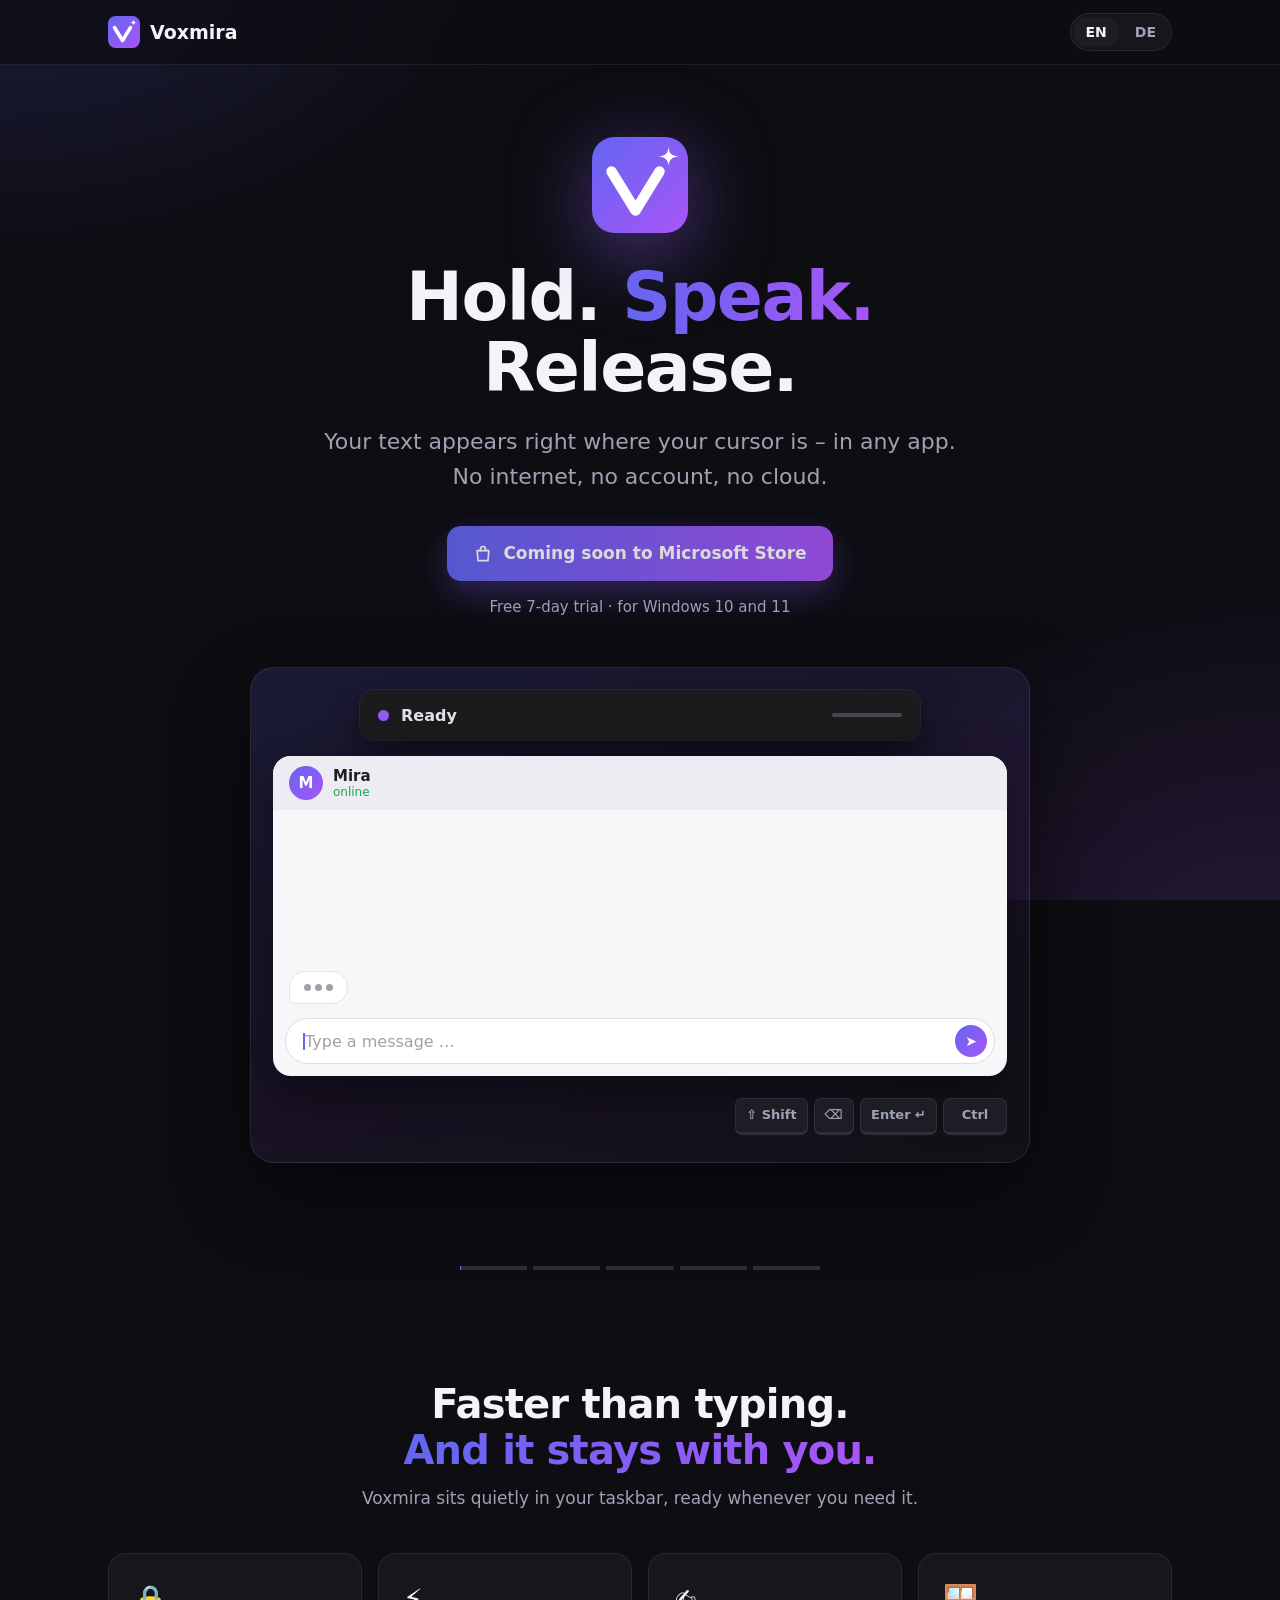
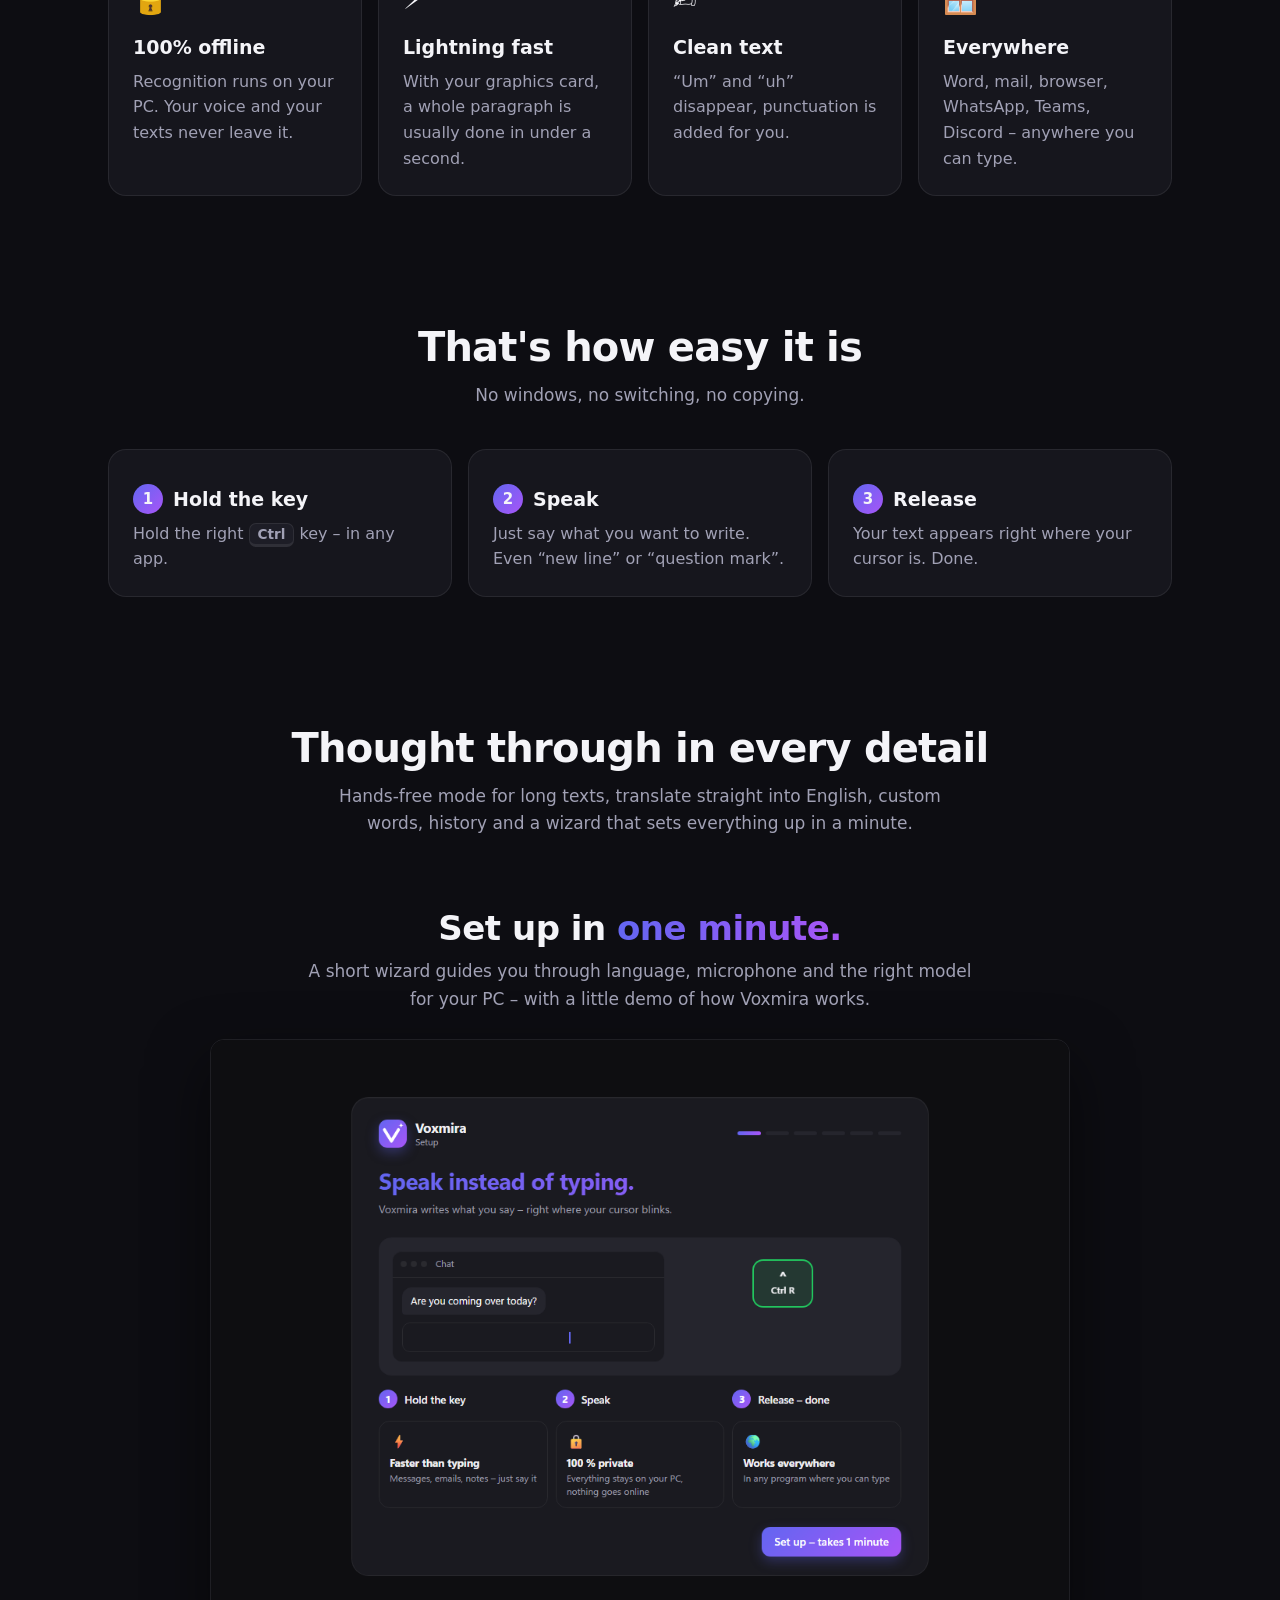
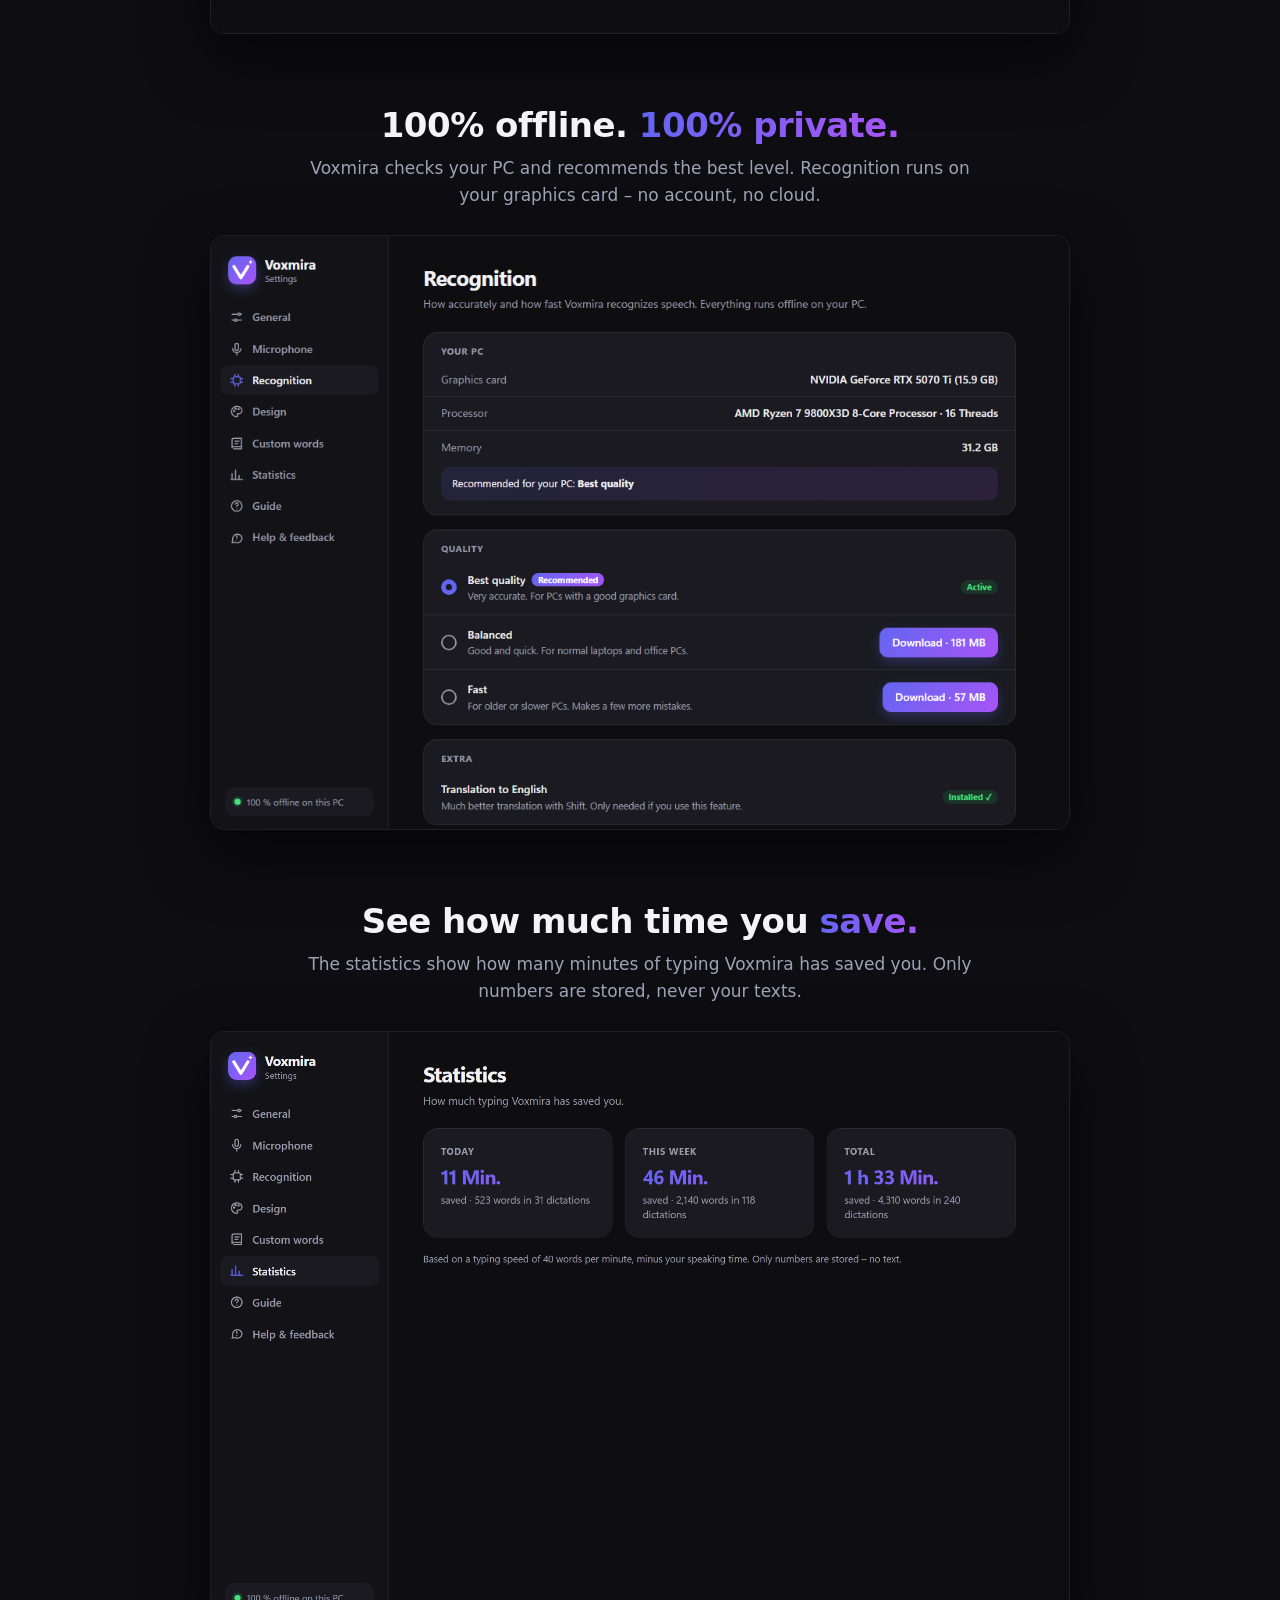
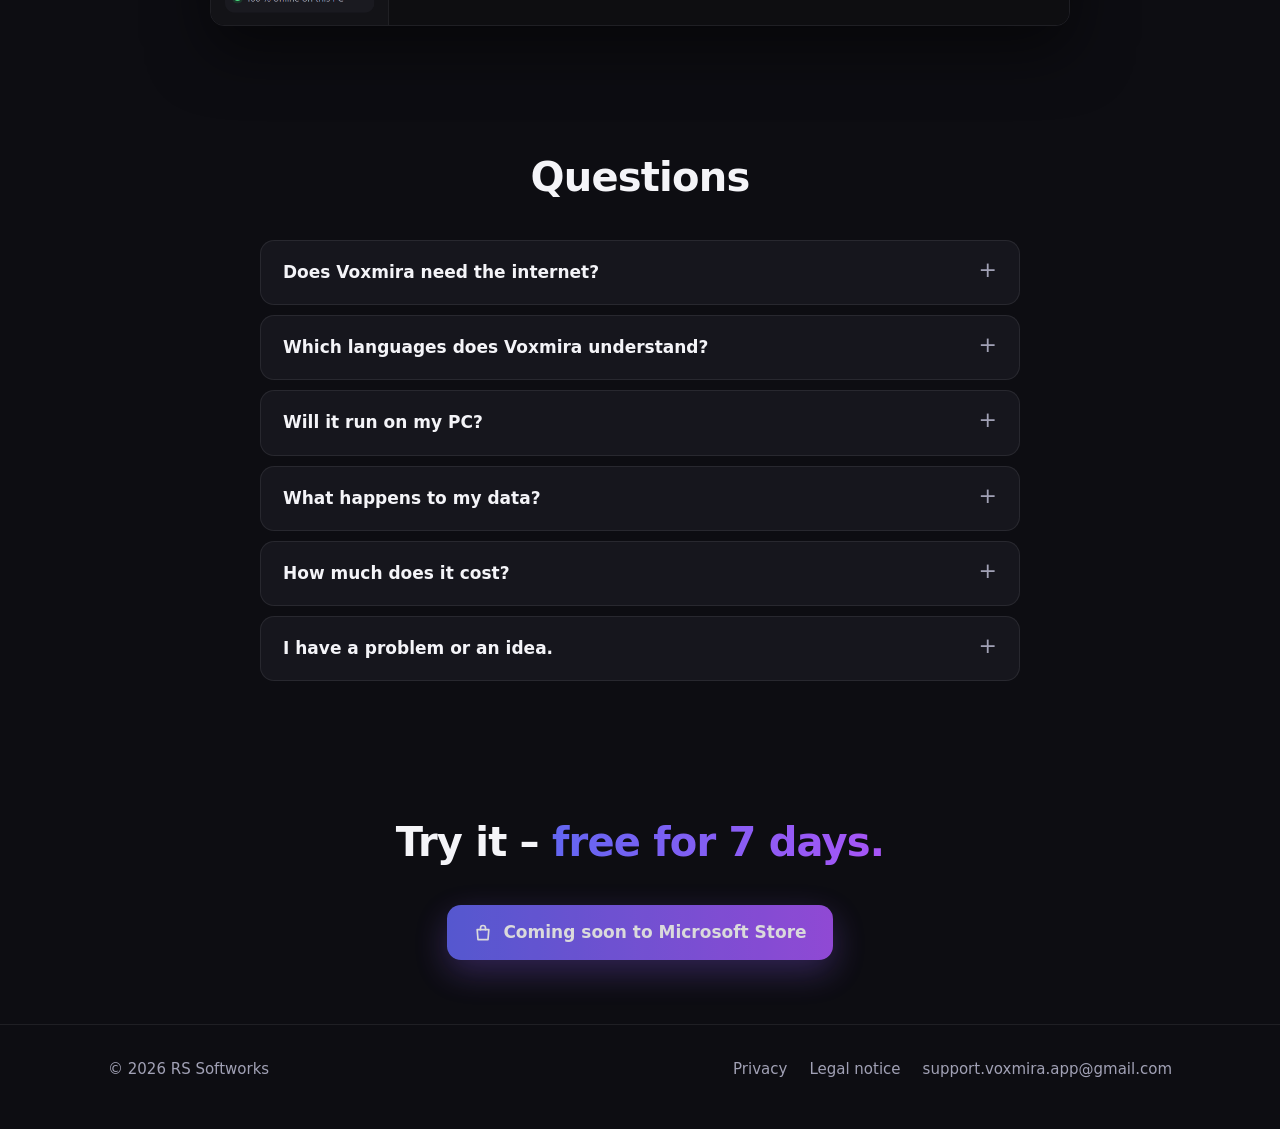
<file: index.html>
<!doctype html>
<html lang="en" data-lang="en">
<head>
<meta charset="utf-8">
<meta name="viewport" content="width=device-width, initial-scale=1">
<title>Voxmira – Voice typing for Windows</title>
<meta name="description" content="Voxmira: Hold a key, speak, release – your text appears right where your cursor is. 100% offline voice typing for Windows.">
<meta property="og:title" content="Voxmira – Voice typing for Windows">
<meta property="og:description" content="Hold. Speak. Release. Your text appears where you type. 100% offline.">
<!-- Vorschau beim Teilen (WhatsApp, X, …): Bild-Adresse muss vollständig sein. Bei eigener Domain hier anpassen. -->
<meta property="og:type" content="website">
<meta property="og:url" content="https://voxmira.github.io/">
<meta property="og:site_name" content="Voxmira">
<meta property="og:image" content="https://voxmira.github.io/img/werbebild-en.png">
<meta property="og:image:width" content="1920">
<meta property="og:image:height" content="1080">
<meta name="twitter:card" content="summary_large_image">
<link rel="icon" href="logo.svg" type="image/svg+xml">
<link rel="stylesheet" href="style.css?v=11">
<script src="config.js?v=6"></script>
</head>
<body>

<header class="top">
  <div class="wrap">
    <a class="brand" href="./"><img src="logo.svg" alt="">Voxmira</a>
    <div class="langs" role="group" aria-label="Sprache / Language">
      <button data-l="en" onclick="setLang('en')">EN</button>
      <button data-l="de" onclick="setLang('de')">DE</button>
    </div>
  </div>
</header>

<main>
  <div class="wrap hero">
    <img class="icon" src="logo.svg" alt="Voxmira">
    <h1 lang="de">Taste halten. <span class="grad">Sprechen.</span><br>Loslassen.</h1>
    <h1 lang="en">Hold. <span class="grad">Speak.</span><br>Release.</h1>
    <p class="lead" lang="de">Dein Text steht sofort dort, wo der Cursor blinkt – in jedem Programm. Ohne Internet, ohne Konto, ohne Cloud.</p>
    <p class="lead" lang="en">Your text appears right where your cursor is – in any app. No internet, no account, no cloud.</p>
    <a class="btn" data-store>
      <svg viewBox="0 0 24 24" fill="none" stroke="currentColor" stroke-width="2" stroke-linecap="round" stroke-linejoin="round"><path d="M5 8h14l-1 12H6L5 8z"/><path d="M9 8V6a3 3 0 0 1 6 0v2"/></svg>
      <span data-store-label>Im Microsoft Store holen</span>
    </a>
    <p class="note" lang="de">7 Tage kostenlos testen · für Windows 10 und 11</p>
    <p class="note" lang="en">Free 7-day trial · for Windows 10 and 11</p>

    <!-- Vorführung „So funktioniert Voxmira“ (film.js, Skript: EINFUEHRUNGSVIDEO.md) -->
    <div class="film" id="film" aria-label="Vorführung / Demo">
      <div class="stage">
        <div class="vbar idle" id="fBar"><div class="dot"></div><b id="fStatus"></b><span id="fLive"></span><div class="lvl"><i id="fLvl"></i></div></div>
        <div class="chat">
          <div class="chead"><div class="av">M</div><div><b>Mira</b><small id="fOnline">online</small></div></div>
          <div class="cmsgs" id="fMsgs"></div>
          <div class="cin"><span class="ph" id="fPh"></span><span class="itext empty" id="fInput"></span><span class="caret"></span><span class="sendb">➤</span></div>
          <div class="fover" id="fOver"></div>
        </div>
        <div class="under">
          <div class="bubble" id="fBubble"><span class="waves"><i></i><i></i><i></i><i></i></span><span id="fSaid"></span></div>
          <div class="keys" id="fKeys">
            <span class="hands" id="fHands"></span>
            <kbd data-k="shift">⇧ Shift</kbd><kbd data-k="back">⌫</kbd><kbd data-k="enter">Enter ↵</kbd><kbd data-k="ctrl" class="main" id="fCtrl">Strg</kbd>
          </div>
        </div>
        <div class="flogo" id="fLogo"><img src="logo.svg" alt=""><b>Voxmira</b><p id="fPunch"></p></div>
        <div class="fend" id="fEnd"><button class="btn ghost" id="fNext"></button></div>
      </div>
      <div class="subs"><p id="fSub"></p><small id="fHint"></small></div>
      <div class="fctrl">
        <div class="segs" id="fSegs"><button aria-label="1"><i></i></button><button aria-label="2"><i></i></button><button aria-label="3"><i></i></button><button aria-label="4"><i></i></button><button aria-label="5"><i></i></button></div>
      </div>
    </div>
  </div>

  <section>
    <div class="wrap">
      <h2 lang="de">Schneller als tippen.<br><span class="grad">Und es bleibt bei dir.</span></h2>
      <h2 lang="en">Faster than typing.<br><span class="grad">And it stays with you.</span></h2>
      <p class="sub" lang="de">Voxmira sitzt unauffällig in der Taskleiste und ist da, wann immer du es brauchst.</p>
      <p class="sub" lang="en">Voxmira sits quietly in your taskbar, ready whenever you need it.</p>
      <div class="grid">
        <div class="card"><div class="emo">🔒</div>
          <h3 lang="de">100 % offline</h3><h3 lang="en">100% offline</h3>
          <p lang="de">Die Erkennung läuft auf deinem PC. Deine Stimme und deine Texte gehen nirgendwohin.</p>
          <p lang="en">Recognition runs on your PC. Your voice and your texts never leave it.</p></div>
        <div class="card"><div class="emo">⚡</div>
          <h3 lang="de">Blitzschnell</h3><h3 lang="en">Lightning fast</h3>
          <p lang="de">Mit deiner Grafikkarte ist ein ganzer Absatz meist in unter einer Sekunde fertig.</p>
          <p lang="en">With your graphics card, a whole paragraph is usually done in under a second.</p></div>
        <div class="card"><div class="emo">✍️</div>
          <h3 lang="de">Sauberer Text</h3><h3 lang="en">Clean text</h3>
          <p lang="de">„Äh“ und „ähm“ verschwinden, Satzzeichen kommen von selbst.</p>
          <p lang="en">“Um” and “uh” disappear, punctuation is added for you.</p></div>
        <div class="card"><div class="emo">🪟</div>
          <h3 lang="de">Überall</h3><h3 lang="en">Everywhere</h3>
          <p lang="de">Word, Mail, Browser, WhatsApp, Teams, Discord – überall, wo du tippen kannst.</p>
          <p lang="en">Word, mail, browser, WhatsApp, Teams, Discord – anywhere you can type.</p></div>
      </div>
    </div>
  </section>

  <section>
    <div class="wrap">
      <h2 lang="de">So einfach geht's</h2><h2 lang="en">That's how easy it is</h2>
      <p class="sub" lang="de">Keine Fenster, kein Umschalten, kein Kopieren.</p>
      <p class="sub" lang="en">No windows, no switching, no copying.</p>
      <div class="grid steps">
        <div class="card">
          <h3 lang="de">Taste halten</h3><h3 lang="en">Hold the key</h3>
          <p lang="de">Halte die rechte <kbd>Strg</kbd>-Taste gedrückt – in jedem Programm.</p>
          <p lang="en">Hold the right <kbd>Ctrl</kbd> key – in any app.</p></div>
        <div class="card">
          <h3 lang="de">Sprechen</h3><h3 lang="en">Speak</h3>
          <p lang="de">Sag einfach, was du schreiben willst. Auch „neue Zeile“ oder „Fragezeichen“.</p>
          <p lang="en">Just say what you want to write. Even “new line” or “question mark”.</p></div>
        <div class="card">
          <h3 lang="de">Loslassen</h3><h3 lang="en">Release</h3>
          <p lang="de">Der Text steht sofort da, wo dein Cursor blinkt. Fertig.</p>
          <p lang="en">Your text appears right where your cursor is. Done.</p></div>
      </div>
    </div>
  </section>

  <section>
    <div class="wrap">
      <h2 lang="de">Durchdacht bis ins Detail</h2><h2 lang="en">Thought through in every detail</h2>
      <p class="sub" lang="de">Freihand-Modus für lange Texte, direkt ins Englische übersetzen, eigene Wörter, Verlauf und ein Assistent, der alles in einer Minute einrichtet.</p>
      <p class="sub" lang="en">Hands-free mode for long texts, translate straight into English, custom words, history and a wizard that sets everything up in a minute.</p>
      <div class="feature">
        <div class="ftext">
          <h3 lang="de">In einer Minute <span class="grad">eingerichtet.</span></h3>
          <h3 lang="en">Set up in <span class="grad">one minute.</span></h3>
          <p lang="de">Ein Assistent führt dich durch Sprache, Mikrofon und das passende Modell für deinen PC – mit einer kleinen Vorführung, wie Voxmira funktioniert.</p>
          <p lang="en">A short wizard guides you through language, microphone and the right model for your PC – with a little demo of how Voxmira works.</p>
        </div>
        <div class="fimg">
          <img lang="de" src="img/app-wizard-de.png" alt="Einrichtungs-Assistent" loading="lazy">
          <img lang="en" src="img/app-wizard-en.png" alt="Setup wizard" loading="lazy">
        </div>
      </div>
      <div class="feature flip">
        <div class="ftext">
          <h3 lang="de">100 % offline. <span class="grad">100 % privat.</span></h3>
          <h3 lang="en">100% offline. <span class="grad">100% private.</span></h3>
          <p lang="de">Voxmira prüft deinen PC und empfiehlt die beste Stufe. Die Erkennung läuft auf deiner Grafikkarte – kein Konto, keine Cloud.</p>
          <p lang="en">Voxmira checks your PC and recommends the best level. Recognition runs on your graphics card – no account, no cloud.</p>
        </div>
        <div class="fimg">
          <img lang="de" src="img/app-erkennung-de.png" alt="Erkennung und PC-Prüfung" loading="lazy">
          <img lang="en" src="img/app-erkennung-en.png" alt="Recognition and PC check" loading="lazy">
        </div>
      </div>
      <div class="feature">
        <div class="ftext">
          <h3 lang="de">Sieh, wie viel Zeit du <span class="grad">sparst.</span></h3>
          <h3 lang="en">See how much time you <span class="grad">save.</span></h3>
          <p lang="de">Die Statistik zeigt dir, wie viele Minuten Tipparbeit Voxmira dir abgenommen hat. Gespeichert werden nur Zahlen, nie deine Texte.</p>
          <p lang="en">The statistics show how many minutes of typing Voxmira has saved you. Only numbers are stored, never your texts.</p>
        </div>
        <div class="fimg">
          <img lang="de" src="img/app-statistik-de.png" alt="Statistik" loading="lazy">
          <img lang="en" src="img/app-statistik-en.png" alt="Statistics" loading="lazy">
        </div>
      </div>
    </div>
  </section>

  <section>
    <div class="wrap">
      <h2 lang="de">Häufige Fragen</h2><h2 lang="en">Questions</h2>
      <p class="sub"></p>
      <div class="faq">
        <details><summary><span lang="de">Braucht Voxmira Internet?</span><span lang="en">Does Voxmira need the internet?</span></summary>
          <p lang="de">Nur einmal: Beim Einrichten lädt Voxmira das Sprachmodell herunter (je nach Stufe 57–547 MB). Danach funktioniert alles komplett offline.</p>
          <p lang="en">Only once: during setup, Voxmira downloads the speech model (57–547 MB depending on the level). After that, everything works completely offline.</p></details>
        <details><summary><span lang="de">Welche Sprachen versteht Voxmira?</span><span lang="en">Which languages does Voxmira understand?</span></summary>
          <p lang="de">Deutsch und Englisch – oder beides mit automatischer Erkennung. Mit gehaltener Shift-Taste übersetzt Voxmira dein Gesprochenes direkt ins Englische.</p>
          <p lang="en">German and English – or both with automatic detection. Hold Shift as well and Voxmira translates what you say straight into English.</p></details>
        <details><summary><span lang="de">Läuft das auf meinem PC?</span><span lang="en">Will it run on my PC?</span></summary>
          <p lang="de">Windows 10 (ab Version 2004) oder Windows 11, 64 Bit, mindestens 4 GB Arbeitsspeicher (besser 8 GB) und ein Mikrofon. Mit Grafikkarte ist Voxmira am schnellsten, ältere PCs nutzen den Prozessor. Der Assistent prüft deinen PC und empfiehlt die passende Stufe.</p>
          <p lang="en">Windows 10 (version 2004 or later) or Windows 11, 64-bit, at least 4 GB RAM (8 GB recommended) and a microphone. Voxmira is fastest with a graphics card; older PCs use the processor. The wizard checks your PC and recommends the right level.</p></details>
        <details><summary><span lang="de">Was passiert mit meinen Daten?</span><span lang="en">What happens to my data?</span></summary>
          <p lang="de">Nichts – sie bleiben auf deinem PC. Aufnahmen werden nach der Erkennung verworfen, Tastendrücke nur zur Erkennung der Sprechtaste ausgewertet und nie gespeichert. Details in der <a href="datenschutz.html">Datenschutzerklärung</a>.</p>
          <p lang="en">Nothing – they stay on your PC. Recordings are discarded after recognition, key presses are only used to detect the push-to-talk key and are never stored. Details in the <a href="datenschutz.html">privacy policy</a>.</p></details>
        <details><summary><span lang="de">Was kostet Voxmira?</span><span lang="en">How much does it cost?</span></summary>
          <p lang="de">Du kannst Voxmira 7 Tage kostenlos und ohne Einschränkungen testen. Danach kaufst du es einmalig im Microsoft Store – kein Abo.</p>
          <p lang="en">You can try Voxmira free for 7 days without limits. After that, you buy it once in the Microsoft Store – no subscription.</p></details>
        <details><summary><span lang="de">Ich habe ein Problem oder eine Idee.</span><span lang="en">I have a problem or an idea.</span></summary>
          <p lang="de">Schreib uns an <a data-mail href="mailto:support.voxmira.app@gmail.com">support.voxmira.app@gmail.com</a>. In Voxmira unter „Hilfe &amp; Feedback“ kannst du auch einen Analysebericht mitschicken (ohne deine diktierten Texte).</p>
          <p lang="en">Write to us at <a data-mail href="mailto:support.voxmira.app@gmail.com">support.voxmira.app@gmail.com</a>. In Voxmira under “Help &amp; feedback” you can also attach a diagnostic report (without your dictated texts).</p></details>
      </div>
    </div>
  </section>

  <section class="cta">
    <div class="wrap">
      <h2 lang="de">Probier es aus – <span class="grad">7 Tage gratis.</span></h2>
      <h2 lang="en">Try it – <span class="grad">free for 7 days.</span></h2>
      <p class="sub"></p>
      <a class="btn" data-store>
        <svg viewBox="0 0 24 24" fill="none" stroke="currentColor" stroke-width="2" stroke-linecap="round" stroke-linejoin="round"><path d="M5 8h14l-1 12H6L5 8z"/><path d="M9 8V6a3 3 0 0 1 6 0v2"/></svg>
        <span data-store-label>Im Microsoft Store holen</span>
      </a>
    </div>
  </section>
</main>

<footer>
  <div class="wrap">
    <span>© 2026 RS Softworks</span>
    <nav>
      <a href="datenschutz.html"><span lang="de">Datenschutz</span><span lang="en">Privacy</span></a>
      <a href="impressum.html"><span lang="de">Impressum</span><span lang="en">Legal notice</span></a>
      <a data-mail href="mailto:support.voxmira.app@gmail.com">support.voxmira.app@gmail.com</a>
    </nav>
  </div>
</footer>

<script src="film.js?v=10"></script>
</body>
</html>
</file>
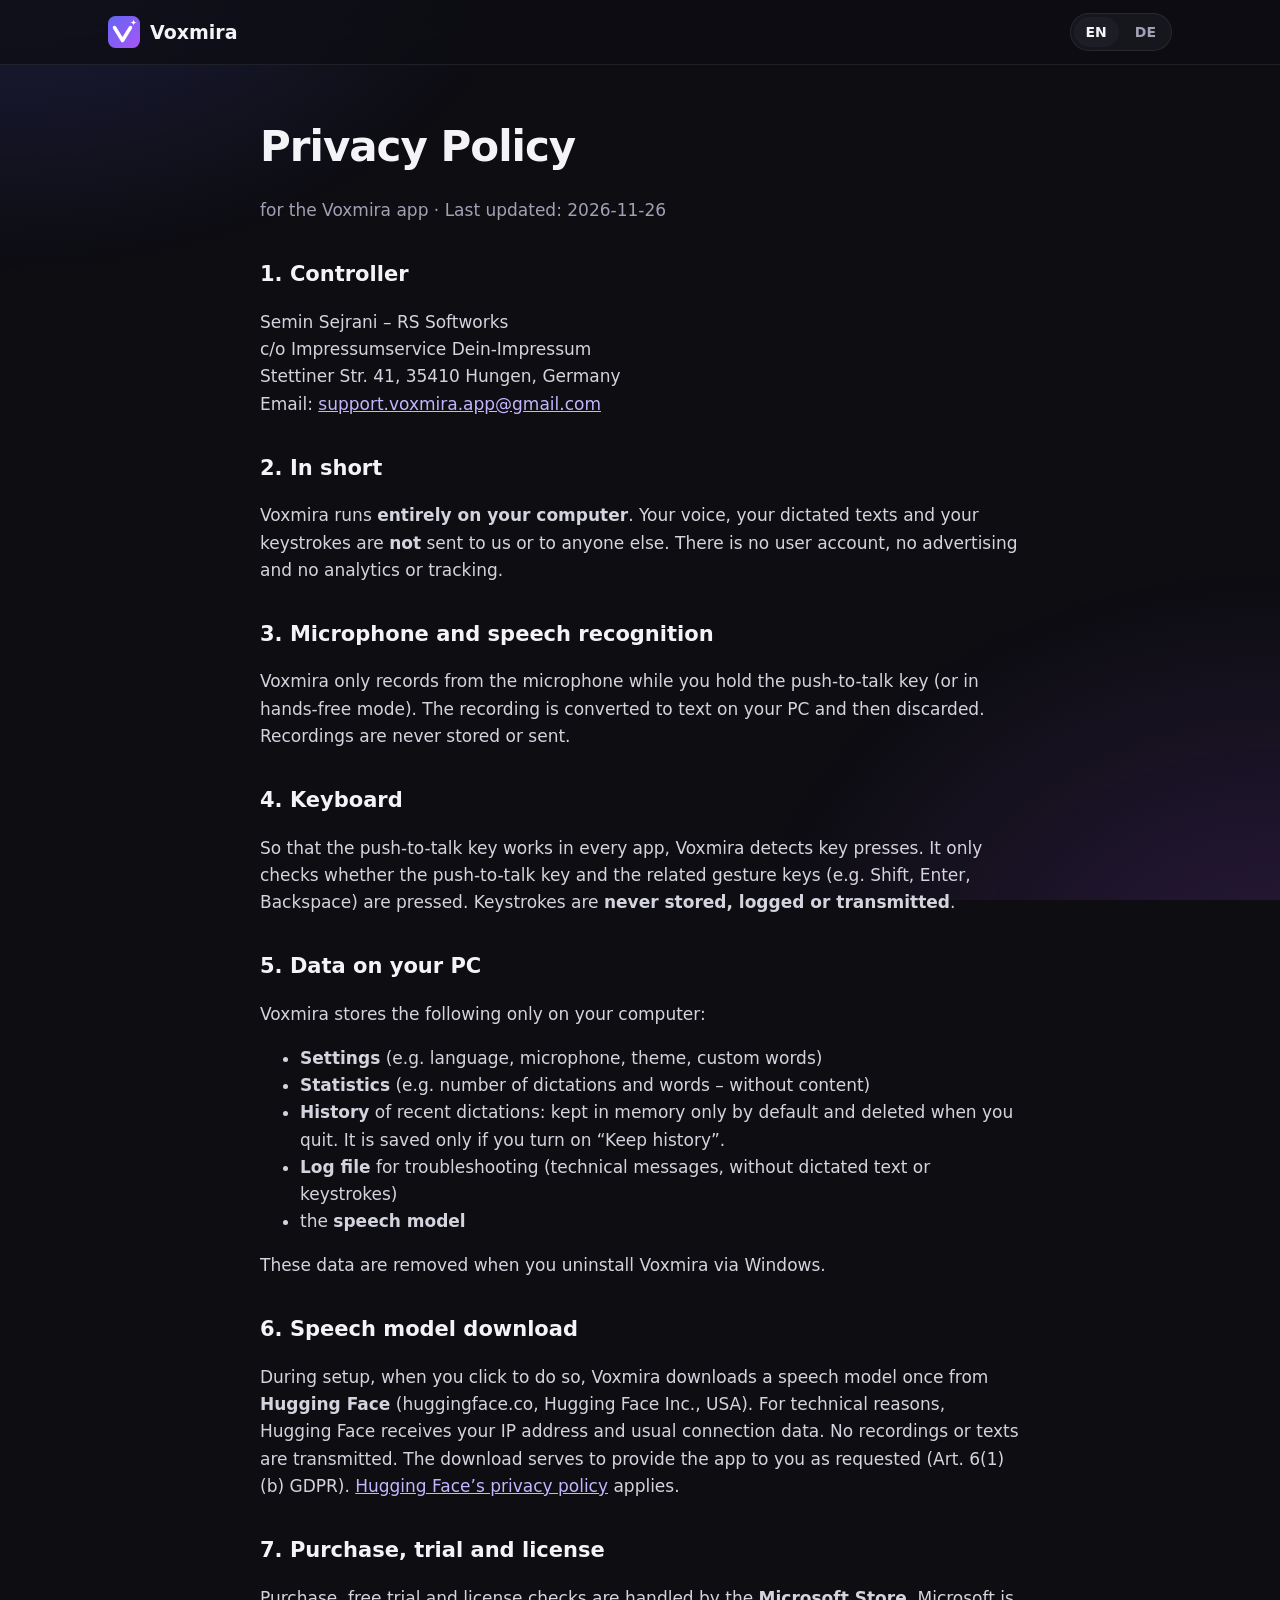
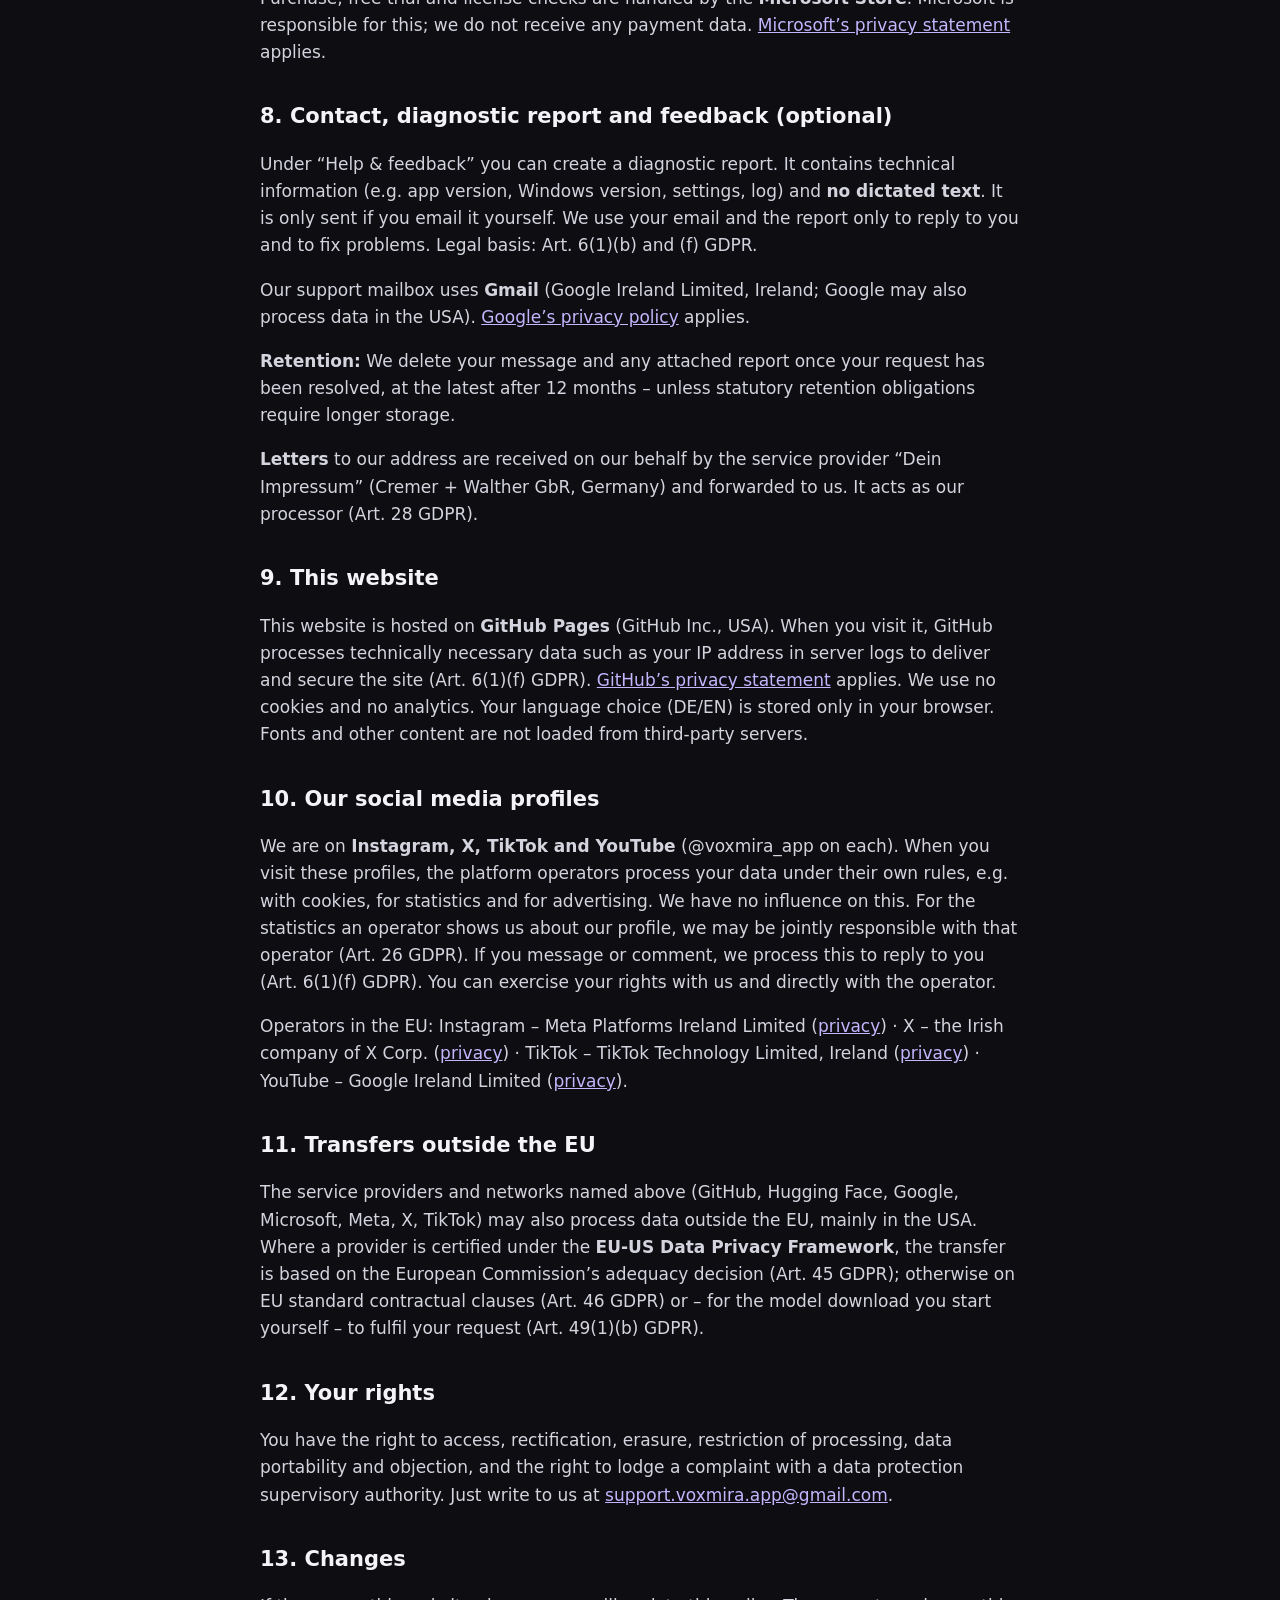
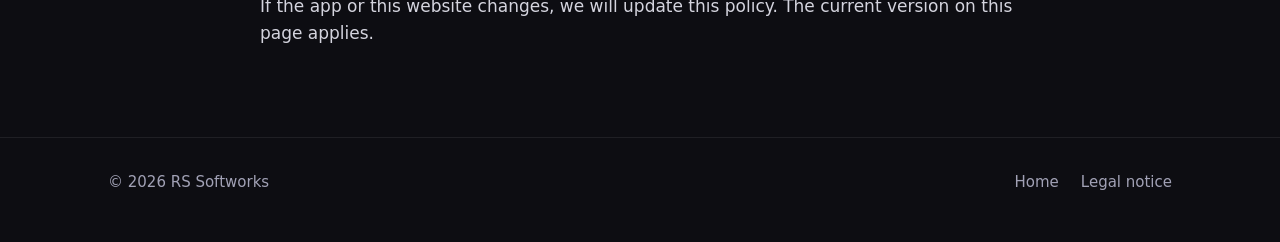
<file: datenschutz.html>
<!doctype html>
<html lang="en" data-lang="en">
<head>
<meta charset="utf-8">
<meta name="viewport" content="width=device-width, initial-scale=1">
<title>Voxmira – Privacy / Datenschutz</title>
<meta name="robots" content="noindex">
<link rel="icon" href="logo.svg" type="image/svg+xml">
<link rel="stylesheet" href="style.css?v=5">
<script src="config.js?v=6"></script>
</head>
<body>
<header class="top">
  <div class="wrap">
    <a class="brand" href="./"><img src="logo.svg" alt="">Voxmira</a>
    <div class="langs" role="group" aria-label="Sprache / Language">
      <button data-l="en" onclick="setLang('en')">EN</button>
      <button data-l="de" onclick="setLang('de')">DE</button>
    </div>
  </div>
</header>

<main class="wrap">
<!-- ===================== DEUTSCH ===================== -->
<article class="doc" lang="de">
  <h1>Datenschutzerklärung</h1>
  <p class="muted">für die App Voxmira · Stand: 26.11.2026</p>

  <h2>1. Verantwortlicher</h2>
  <p>Semin Sejrani – RS Softworks<br>
     c/o Impressumservice Dein-Impressum<br>
     Stettiner Str. 41, 35410 Hungen, Deutschland<br>
     E-Mail: <a data-mail href="mailto:support.voxmira.app@gmail.com">support.voxmira.app@gmail.com</a></p>

  <h2>2. Kurz gesagt</h2>
  <p>Voxmira arbeitet <b>vollständig auf deinem Computer</b>. Deine Stimme, deine diktierten Texte und deine Tastatureingaben werden <b>nicht</b> an uns oder an Dritte übertragen. Es gibt kein Benutzerkonto, keine Werbung, keine Analyse- oder Tracking-Dienste.</p>

  <h2>3. Mikrofon und Spracherkennung</h2>
  <p>Voxmira nimmt das Mikrofon nur auf, solange du die Sprechtaste hältst (oder im Freihand-Modus). Die Aufnahme wird direkt auf deinem PC in Text umgewandelt und danach verworfen. Aufnahmen werden weder gespeichert noch versendet.</p>

  <h2>4. Tastatur</h2>
  <p>Damit du die Sprechtaste in jedem Programm nutzen kannst, erkennt Voxmira Tastendrücke. Ausgewertet wird nur, ob die Sprechtaste und die dazugehörigen Gesten-Tasten (z. B. Shift, Enter, Rücktaste) gedrückt sind. Tastatureingaben werden <b>nie gespeichert, protokolliert oder übertragen</b>.</p>

  <h2>5. Daten auf deinem PC</h2>
  <p>Voxmira speichert ausschließlich auf deinem Computer:</p>
  <ul>
    <li><b>Einstellungen</b> (z. B. Sprache, Mikrofon, Design, eigene Wörter)</li>
    <li><b>Statistik</b> (z. B. Anzahl der Diktate und Wörter – ohne Inhalte)</li>
    <li><b>Verlauf</b> der letzten Diktate: standardmäßig nur im Arbeitsspeicher und nach dem Beenden gelöscht. Nur wenn du „Verlauf behalten“ einschaltest, wird er gespeichert.</li>
    <li><b>Protokolldatei</b> zur Fehlersuche (technische Meldungen, ohne diktierte Texte und ohne Tastatureingaben)</li>
    <li>das <b>Sprachmodell</b></li>
  </ul>
  <p>Beim Deinstallieren über Windows werden diese Daten entfernt.</p>

  <h2>6. Download des Sprachmodells</h2>
  <p>Beim Einrichten lädt Voxmira auf deinen Klick einmalig ein Sprachmodell von <b>Hugging Face</b> (huggingface.co, Hugging Face Inc., USA) herunter. Dabei erfährt Hugging Face technisch bedingt deine IP-Adresse und übliche Verbindungsdaten. Es werden keine Aufnahmen oder Texte übertragen. Der Download dient dazu, dir die App wie gewünscht bereitzustellen (Art. 6 Abs. 1 lit. b DSGVO). Es gilt die <a href="https://huggingface.co/privacy" rel="noopener">Datenschutzerklärung von Hugging Face</a>.</p>

  <h2>7. Kauf, Testphase und Lizenz</h2>
  <p>Kauf, kostenlose Testphase und Lizenzprüfung laufen über den <b>Microsoft Store</b>. Dafür ist Microsoft verantwortlich; wir erhalten keine Zahlungsdaten. Es gilt die <a href="https://privacy.microsoft.com/de-de/privacystatement" rel="noopener">Datenschutzerklärung von Microsoft</a>.</p>

  <h2>8. Kontakt, Problembericht und Feedback (freiwillig)</h2>
  <p>Unter „Hilfe &amp; Feedback“ kannst du einen Analysebericht erstellen. Er enthält technische Angaben (z. B. App-Version, Windows-Version, Einstellungen, Protokoll) und <b>keine diktierten Texte</b>. Der Bericht wird nur verschickt, wenn du ihn selbst per E-Mail sendest. Wir nutzen deine E-Mail und den Bericht nur, um dir zu antworten und Fehler zu beheben. Rechtsgrundlage ist Art. 6 Abs. 1 lit. b und f DSGVO.</p>
  <p>Für unser Support-Postfach nutzen wir <b>Gmail</b> (Google Ireland Limited, Irland; Google kann Daten auch in den USA verarbeiten). Es gilt die <a href="https://policies.google.com/privacy?hl=de" rel="noopener">Datenschutzerklärung von Google</a>.</p>
  <p><b>Speicherdauer:</b> Wir löschen deine Nachricht und einen mitgeschickten Bericht, sobald dein Anliegen erledigt ist, spätestens nach 12 Monaten – es sei denn, gesetzliche Aufbewahrungspflichten verlangen eine längere Speicherung.</p>
  <p><b>Briefe</b> an unsere Anschrift nimmt der Dienstleister „Dein Impressum“ (Cremer + Walther GbR, Deutschland) für uns entgegen und leitet sie an uns weiter. Er handelt dabei in unserem Auftrag (Art. 28 DSGVO).</p>

  <h2>9. Diese Webseite</h2>
  <p>Diese Webseite wird über <b>GitHub Pages</b> (GitHub Inc., USA) bereitgestellt. Beim Aufruf verarbeitet GitHub technisch notwendige Daten wie deine IP-Adresse in Server-Protokollen, um die Seite auszuliefern und abzusichern (Art. 6 Abs. 1 lit. f DSGVO). Es gilt die <a href="https://docs.github.com/de/site-policy/privacy-policies/github-general-privacy-statement" rel="noopener">Datenschutzerklärung von GitHub</a>. Wir setzen keine Cookies und keine Analyse-Werkzeuge ein. Deine Sprachwahl (DE/EN) wird nur in deinem Browser gespeichert. Schriften und andere Inhalte werden nicht von fremden Servern nachgeladen.</p>

  <h2>10. Unsere Profile in sozialen Netzwerken</h2>
  <p>Wir sind auf <b>Instagram, X, TikTok und YouTube</b> vertreten (jeweils @voxmira_app). Wenn du diese Profile aufrufst, verarbeiten die Betreiber deine Daten nach ihren eigenen Regeln, z. B. mit Cookies, für Statistiken und für Werbung. Darauf haben wir keinen Einfluss. Für die Statistiken, die uns ein Betreiber über unser Profil anzeigt, können wir gemeinsam mit ihm verantwortlich sein (Art. 26 DSGVO). Wenn du uns dort schreibst oder kommentierst, verarbeiten wir das, um dir zu antworten (Art. 6 Abs. 1 lit. f DSGVO). Deine Rechte kannst du bei uns und direkt beim jeweiligen Betreiber geltend machen.</p>
  <p>Betreiber in der EU: Instagram – Meta Platforms Ireland Limited (<a href="https://privacycenter.instagram.com/policy" rel="noopener">Datenschutz</a>) · X – die irische Gesellschaft von X Corp. (<a href="https://x.com/privacy" rel="noopener">Datenschutz</a>) · TikTok – TikTok Technology Limited, Irland (<a href="https://www.tiktok.com/legal/privacy-policy-eea" rel="noopener">Datenschutz</a>) · YouTube – Google Ireland Limited (<a href="https://policies.google.com/privacy?hl=de" rel="noopener">Datenschutz</a>).</p>

  <h2>11. Übermittlung in Länder außerhalb der EU</h2>
  <p>Die oben genannten Dienstleister und Netzwerke (GitHub, Hugging Face, Google, Microsoft, Meta, X, TikTok) können Daten auch außerhalb der EU verarbeiten, vor allem in den USA. Soweit ein Anbieter nach dem <b>EU-US Data Privacy Framework</b> zertifiziert ist, erfolgt die Übermittlung auf Grundlage des Angemessenheitsbeschlusses der EU-Kommission (Art. 45 DSGVO), ansonsten auf Grundlage von EU-Standardvertragsklauseln (Art. 46 DSGVO) bzw. – beim Modell-Download, den du selbst anstößt – zur Erfüllung deiner Anfrage (Art. 49 Abs. 1 lit. b DSGVO).</p>

  <h2>12. Deine Rechte</h2>
  <p>Du hast das Recht auf Auskunft, Berichtigung, Löschung, Einschränkung der Verarbeitung, Datenübertragbarkeit und Widerspruch sowie das Recht, dich bei einer Datenschutz-Aufsichtsbehörde zu beschweren. Schreib uns dazu einfach an <a data-mail href="mailto:support.voxmira.app@gmail.com">support.voxmira.app@gmail.com</a>.</p>

  <h2>13. Änderungen</h2>
  <p>Wenn sich die App oder diese Webseite ändert, passen wir diese Erklärung an. Es gilt die jeweils aktuelle Fassung auf dieser Seite.</p>
</article>

<!-- ===================== ENGLISH ===================== -->
<article class="doc" lang="en">
  <h1>Privacy Policy</h1>
  <p class="muted">for the Voxmira app · Last updated: 2026-11-26</p>

  <h2>1. Controller</h2>
  <p>Semin Sejrani – RS Softworks<br>
     c/o Impressumservice Dein-Impressum<br>
     Stettiner Str. 41, 35410 Hungen, Germany<br>
     Email: <a data-mail href="mailto:support.voxmira.app@gmail.com">support.voxmira.app@gmail.com</a></p>

  <h2>2. In short</h2>
  <p>Voxmira runs <b>entirely on your computer</b>. Your voice, your dictated texts and your keystrokes are <b>not</b> sent to us or to anyone else. There is no user account, no advertising and no analytics or tracking.</p>

  <h2>3. Microphone and speech recognition</h2>
  <p>Voxmira only records from the microphone while you hold the push-to-talk key (or in hands-free mode). The recording is converted to text on your PC and then discarded. Recordings are never stored or sent.</p>

  <h2>4. Keyboard</h2>
  <p>So that the push-to-talk key works in every app, Voxmira detects key presses. It only checks whether the push-to-talk key and the related gesture keys (e.g. Shift, Enter, Backspace) are pressed. Keystrokes are <b>never stored, logged or transmitted</b>.</p>

  <h2>5. Data on your PC</h2>
  <p>Voxmira stores the following only on your computer:</p>
  <ul>
    <li><b>Settings</b> (e.g. language, microphone, theme, custom words)</li>
    <li><b>Statistics</b> (e.g. number of dictations and words – without content)</li>
    <li><b>History</b> of recent dictations: kept in memory only by default and deleted when you quit. It is saved only if you turn on “Keep history”.</li>
    <li><b>Log file</b> for troubleshooting (technical messages, without dictated text or keystrokes)</li>
    <li>the <b>speech model</b></li>
  </ul>
  <p>These data are removed when you uninstall Voxmira via Windows.</p>

  <h2>6. Speech model download</h2>
  <p>During setup, when you click to do so, Voxmira downloads a speech model once from <b>Hugging Face</b> (huggingface.co, Hugging Face Inc., USA). For technical reasons, Hugging Face receives your IP address and usual connection data. No recordings or texts are transmitted. The download serves to provide the app to you as requested (Art. 6(1)(b) GDPR). <a href="https://huggingface.co/privacy" rel="noopener">Hugging Face’s privacy policy</a> applies.</p>

  <h2>7. Purchase, trial and license</h2>
  <p>Purchase, free trial and license checks are handled by the <b>Microsoft Store</b>. Microsoft is responsible for this; we do not receive any payment data. <a href="https://privacy.microsoft.com/en-us/privacystatement" rel="noopener">Microsoft’s privacy statement</a> applies.</p>

  <h2>8. Contact, diagnostic report and feedback (optional)</h2>
  <p>Under “Help &amp; feedback” you can create a diagnostic report. It contains technical information (e.g. app version, Windows version, settings, log) and <b>no dictated text</b>. It is only sent if you email it yourself. We use your email and the report only to reply to you and to fix problems. Legal basis: Art. 6(1)(b) and (f) GDPR.</p>
  <p>Our support mailbox uses <b>Gmail</b> (Google Ireland Limited, Ireland; Google may also process data in the USA). <a href="https://policies.google.com/privacy?hl=en" rel="noopener">Google’s privacy policy</a> applies.</p>
  <p><b>Retention:</b> We delete your message and any attached report once your request has been resolved, at the latest after 12 months – unless statutory retention obligations require longer storage.</p>
  <p><b>Letters</b> to our address are received on our behalf by the service provider “Dein Impressum” (Cremer + Walther GbR, Germany) and forwarded to us. It acts as our processor (Art. 28 GDPR).</p>

  <h2>9. This website</h2>
  <p>This website is hosted on <b>GitHub Pages</b> (GitHub Inc., USA). When you visit it, GitHub processes technically necessary data such as your IP address in server logs to deliver and secure the site (Art. 6(1)(f) GDPR). <a href="https://docs.github.com/en/site-policy/privacy-policies/github-general-privacy-statement" rel="noopener">GitHub’s privacy statement</a> applies. We use no cookies and no analytics. Your language choice (DE/EN) is stored only in your browser. Fonts and other content are not loaded from third-party servers.</p>

  <h2>10. Our social media profiles</h2>
  <p>We are on <b>Instagram, X, TikTok and YouTube</b> (@voxmira_app on each). When you visit these profiles, the platform operators process your data under their own rules, e.g. with cookies, for statistics and for advertising. We have no influence on this. For the statistics an operator shows us about our profile, we may be jointly responsible with that operator (Art. 26 GDPR). If you message or comment, we process this to reply to you (Art. 6(1)(f) GDPR). You can exercise your rights with us and directly with the operator.</p>
  <p>Operators in the EU: Instagram – Meta Platforms Ireland Limited (<a href="https://privacycenter.instagram.com/policy" rel="noopener">privacy</a>) · X – the Irish company of X Corp. (<a href="https://x.com/privacy" rel="noopener">privacy</a>) · TikTok – TikTok Technology Limited, Ireland (<a href="https://www.tiktok.com/legal/privacy-policy-eea" rel="noopener">privacy</a>) · YouTube – Google Ireland Limited (<a href="https://policies.google.com/privacy?hl=en" rel="noopener">privacy</a>).</p>

  <h2>11. Transfers outside the EU</h2>
  <p>The service providers and networks named above (GitHub, Hugging Face, Google, Microsoft, Meta, X, TikTok) may also process data outside the EU, mainly in the USA. Where a provider is certified under the <b>EU-US Data Privacy Framework</b>, the transfer is based on the European Commission’s adequacy decision (Art. 45 GDPR); otherwise on EU standard contractual clauses (Art. 46 GDPR) or – for the model download you start yourself – to fulfil your request (Art. 49(1)(b) GDPR).</p>

  <h2>12. Your rights</h2>
  <p>You have the right to access, rectification, erasure, restriction of processing, data portability and objection, and the right to lodge a complaint with a data protection supervisory authority. Just write to us at <a data-mail href="mailto:support.voxmira.app@gmail.com">support.voxmira.app@gmail.com</a>.</p>

  <h2>13. Changes</h2>
  <p>If the app or this website changes, we will update this policy. The current version on this page applies.</p>
</article>
</main>

<footer>
  <div class="wrap">
    <span>© 2026 RS Softworks</span>
    <nav>
      <a href="./"><span lang="de">Startseite</span><span lang="en">Home</span></a>
      <a href="impressum.html"><span lang="de">Impressum</span><span lang="en">Legal notice</span></a>
    </nav>
  </div>
</footer>
</body>
</html>
</file>
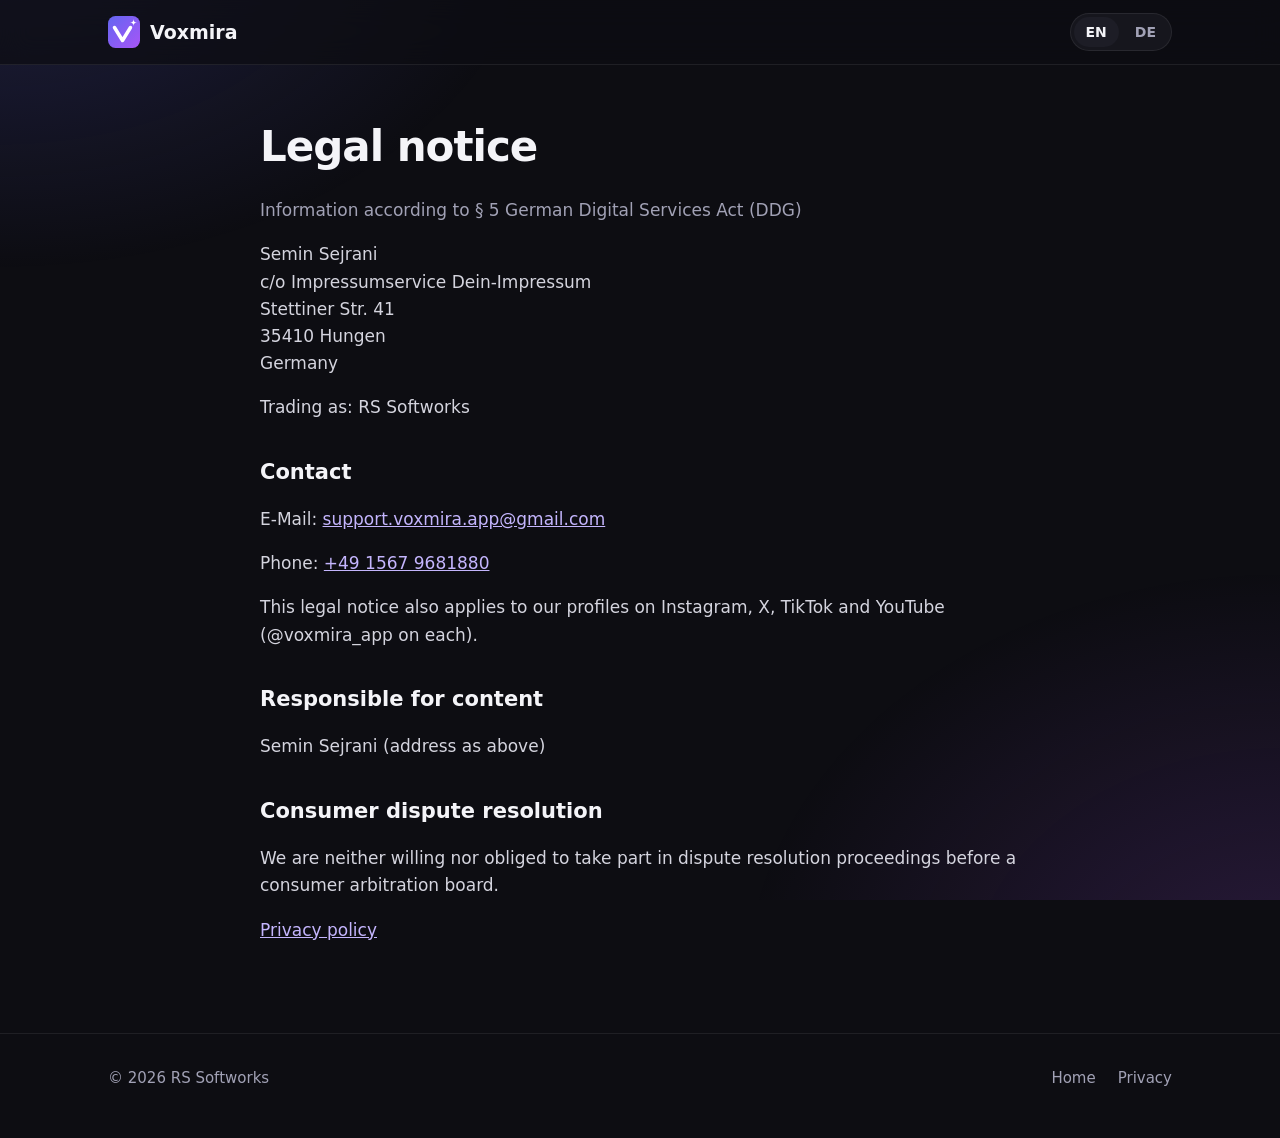
<file: impressum.html>
<!doctype html>
<html lang="en" data-lang="en">
<head>
<meta charset="utf-8">
<meta name="viewport" content="width=device-width, initial-scale=1">
<title>Voxmira – Impressum</title>
<meta name="robots" content="noindex">
<link rel="icon" href="logo.svg" type="image/svg+xml">
<link rel="stylesheet" href="style.css?v=5">
<script src="config.js?v=6"></script>
</head>
<body>
<header class="top">
  <div class="wrap">
    <a class="brand" href="./"><img src="logo.svg" alt="">Voxmira</a>
    <div class="langs" role="group" aria-label="Sprache / Language">
      <button data-l="en" onclick="setLang('en')">EN</button>
      <button data-l="de" onclick="setLang('de')">DE</button>
    </div>
  </div>
</header>

<main class="wrap">
<!--
  Anschrift von „Dein Impressum“ (Zustellungsvollmacht). Die c/o-Zeile muss laut Vertrag genau so bleiben.
  USt-ID / Wirtschafts-ID: sobald vorhanden, als eigenen Abschnitt ergänzen. Keine Rechtsberatung.
-->
<article class="doc">
  <h1><span lang="de">Impressum</span><span lang="en">Legal notice</span></h1>
  <p class="muted" lang="de">Angaben gemäß § 5 Digitale-Dienste-Gesetz (DDG)</p>
  <p class="muted" lang="en">Information according to § 5 German Digital Services Act (DDG)</p>

  <p>Semin Sejrani<br>
     c/o Impressumservice Dein-Impressum<br>
     Stettiner Str. 41<br>
     35410 Hungen<br>
     <span lang="de">Deutschland</span><span lang="en">Germany</span></p>
  <p><span lang="de">Geschäftsbezeichnung</span><span lang="en">Trading as</span>: RS Softworks</p>

  <h2><span lang="de">Kontakt</span><span lang="en">Contact</span></h2>
  <p>E-Mail: <a data-mail href="mailto:support.voxmira.app@gmail.com">support.voxmira.app@gmail.com</a></p>
  <p><span lang="de">Telefon</span><span lang="en">Phone</span>: <a href="tel:+4915679681880">+49 1567 9681880</a></p>

  <p lang="de">Dieses Impressum gilt auch für unsere Profile auf Instagram, X, TikTok und YouTube (jeweils @voxmira_app).</p>
  <p lang="en">This legal notice also applies to our profiles on Instagram, X, TikTok and YouTube (@voxmira_app on each).</p>

  <h2><span lang="de">Verantwortlich für den Inhalt</span><span lang="en">Responsible for content</span></h2>
  <p>Semin Sejrani <span lang="de">(Anschrift wie oben)</span><span lang="en">(address as above)</span></p>

  <h2 lang="de">Verbraucherstreitbeilegung</h2>
  <p lang="de">Wir sind nicht bereit oder verpflichtet, an Streitbeilegungsverfahren vor einer Verbraucherschlichtungsstelle teilzunehmen.</p>
  <h2 lang="en">Consumer dispute resolution</h2>
  <p lang="en">We are neither willing nor obliged to take part in dispute resolution proceedings before a consumer arbitration board.</p>

  <p class="muted"><a href="datenschutz.html"><span lang="de">Datenschutzerklärung</span><span lang="en">Privacy policy</span></a></p>
</article>
</main>

<footer>
  <div class="wrap">
    <span>© 2026 RS Softworks</span>
    <nav>
      <a href="./"><span lang="de">Startseite</span><span lang="en">Home</span></a>
      <a href="datenschutz.html"><span lang="de">Datenschutz</span><span lang="en">Privacy</span></a>
    </nav>
  </div>
</footer>
</body>
</html>
</file>
<file: style.css>
:root {
  --bg: #0d0d12;
  --surface: #16161d;
  --surface-2: #1d1d26;
  --border: rgba(255, 255, 255, .08);
  --text: #f4f4f8;
  --muted: #a1a1b5;
  --v1: #6366f1;
  --v2: #a855f7;
  --green: #22c55e;
  --radius: 18px;
  color-scheme: dark;
}

* { box-sizing: border-box; }
html { scroll-behavior: smooth; }
body {
  margin: 0;
  background: var(--bg);
  color: var(--text);
  font-family: "Segoe UI Variable Text", "Segoe UI", system-ui, -apple-system, sans-serif;
  font-size: 17px;
  line-height: 1.6;
  -webkit-font-smoothing: antialiased;
}
body::before {
  content: "";
  position: fixed; inset: 0; z-index: -1; pointer-events: none;
  background:
    radial-gradient(900px 600px at 0% -10%, rgba(99, 102, 241, .22), transparent 60%),
    radial-gradient(900px 700px at 100% 110%, rgba(168, 85, 247, .18), transparent 60%);
}

/* Sprachumschaltung: Inhalte gibt es doppelt, sichtbar ist nur die aktive Sprache */
html[data-lang="de"] [lang="en"]:not(html),
html[data-lang="en"] [lang="de"]:not(html) { display: none !important; }

a { color: #c4b5fd; }
a:hover { color: #ddd6fe; }
img { max-width: 100%; display: block; }

.wrap { max-width: 1120px; margin: 0 auto; padding: 0 16px; }
@media (min-width: 640px) { .wrap { padding: 0 28px; } }

.grad {
  background: linear-gradient(90deg, var(--v1), var(--v2));
  -webkit-background-clip: text; background-clip: text; color: transparent;
}

/* Kopfzeile */
header.top { position: sticky; top: 0; z-index: 10; backdrop-filter: blur(14px); background: rgba(13, 13, 18, .72); border-bottom: 1px solid var(--border); }
header.top .wrap { display: flex; align-items: center; justify-content: space-between; height: 64px; gap: 12px; }
.brand { display: flex; align-items: center; gap: 10px; font-weight: 700; font-size: 19px; color: var(--text); text-decoration: none; }
.brand img { width: 32px; height: 32px; }
.langs { display: flex; gap: 4px; background: var(--surface); border: 1px solid var(--border); border-radius: 999px; padding: 3px; }
.langs button { border: 0; background: transparent; color: var(--muted); font: inherit; font-size: 14px; font-weight: 600; padding: 4px 12px; border-radius: 999px; cursor: pointer; }
html[data-lang="de"] .langs [data-l="de"], html[data-lang="en"] .langs [data-l="en"] { background: var(--surface-2); color: var(--text); }

/* Knöpfe */
.btn {
  display: inline-flex; align-items: center; gap: 10px;
  padding: 14px 26px; border-radius: 14px; font-weight: 650; font-size: 17px;
  color: #fff; text-decoration: none; cursor: pointer;
  background: linear-gradient(90deg, var(--v1), var(--v2));
  box-shadow: 0 12px 34px rgba(139, 92, 246, .35);
  transition: transform .15s ease, box-shadow .15s ease;
}
.btn:hover { color: #fff; transform: translateY(-1px); box-shadow: 0 16px 40px rgba(139, 92, 246, .45); }
.btn svg { width: 20px; height: 20px; flex: none; }
.btn.soon { cursor: default; opacity: .85; }
.btn.soon:hover { transform: none; }
.note { color: var(--muted); font-size: 15px; margin-top: 14px; }

/* Startbereich */
.hero { text-align: center; padding: 72px 0 40px; }
.hero .icon { width: 96px; height: 96px; margin: 0 auto 28px; filter: drop-shadow(0 18px 40px rgba(139, 92, 246, .5)); }
.hero h1 { font-size: clamp(38px, 7vw, 68px); line-height: 1.05; letter-spacing: -1.5px; margin: 0; font-weight: 750; }
.hero p.lead { font-size: clamp(18px, 2.4vw, 22px); color: var(--muted); max-width: 640px; margin: 20px auto 32px; }


/* Vorführung „So funktioniert Voxmira“ (film.js) */
.film { max-width: 780px; margin: 48px auto 0; text-align: left; }
.stage { position: relative; padding: 22px; border-radius: 24px; background: linear-gradient(160deg, rgba(99, 102, 241, .16), rgba(168, 85, 247, .08) 60%, rgba(255, 255, 255, .02)); border: 1px solid var(--border); box-shadow: 0 30px 80px rgba(0, 0, 0, .45); overflow: hidden; }
.film .vbar { margin: 0 auto 16px; max-width: 560px; }
.vbar.busy .dot { background: #f59e0b; box-shadow: 0 0 12px rgba(245, 158, 11, .8); animation: pulse .6s ease-in-out infinite alternate; }
.vbar.en .dot { background: #a855f7; box-shadow: 0 0 14px rgba(168, 85, 247, .95); }
.vbar.en .lvl i { background: #a855f7; }
.vbar.done .dot { background: #8b5cf6; box-shadow: none; }
.vbar.done b { color: #86efac; }
@keyframes pulse { to { opacity: .45; } }

.chat { position: relative; background: #f7f7fa; color: #1e1e23; border-radius: 18px; overflow: hidden; box-shadow: 0 18px 50px rgba(0, 0, 0, .45); }
.chead { display: flex; align-items: center; gap: 10px; padding: 10px 16px; background: #ececf2; font-size: 15px; line-height: 1.2; }
.chead small { display: block; color: #22a35a; font-size: 12px; }
.av { width: 34px; height: 34px; border-radius: 50%; display: grid; place-items: center; color: #fff; font-weight: 700; background: linear-gradient(135deg, var(--v1), var(--v2)); }
.cmsgs { height: 200px; padding: 14px 16px 6px; display: flex; flex-direction: column; justify-content: flex-end; gap: 8px; overflow: hidden; }
.msg { max-width: 78%; padding: 8px 13px; border-radius: 16px; font-size: 15px; line-height: 1.35; animation: msgIn .35s ease; }
.msg.in { align-self: flex-start; background: #fff; border: 1px solid #e3e3ea; border-bottom-left-radius: 5px; }
.msg.out { align-self: flex-end; color: #fff; background: linear-gradient(135deg, var(--v1), var(--v2)); border-bottom-right-radius: 5px; }
@keyframes msgIn { from { opacity: 0; transform: translateY(14px) scale(.96); } }
.cin { position: relative; display: flex; align-items: center; margin: 8px 12px 12px; min-height: 46px; padding: 8px 46px 8px 16px; background: #fff; border: 1px solid #dcdce4; border-radius: 23px; font-size: 16px; line-height: 1.35; }
.cin .ph { position: absolute; left: 19px; color: #a0a0ab; pointer-events: none; }
.cin:has(.itext:not(.empty)) .ph { display: none; }
.cin .itext.pop { animation: textIn .35s ease; }
.cin .itext.fly { display: inline-block; transition: transform .4s ease, opacity .4s ease; transform: translateY(-60px); opacity: 0; }
@keyframes textIn { from { opacity: 0; filter: blur(3px); } }
.cin .sendb { position: absolute; right: 7px; top: 50%; transform: translateY(-50%); width: 32px; height: 32px; border-radius: 50%; display: grid; place-items: center; color: #fff; font-size: 14px; background: linear-gradient(135deg, var(--v1), var(--v2)); }
.caret { display: inline-block; width: 2px; height: 1.1em; margin-left: 1px; background: var(--v1); vertical-align: -3px; animation: blink 1s steps(1) infinite; flex: none; }

.fover { position: absolute; inset: 0; display: none; pointer-events: none; }
.fover.cards { display: flex; flex-wrap: wrap; align-content: center; justify-content: center; gap: 10px; padding: 60px 20px 70px; background: rgba(247, 247, 250, .72); backdrop-filter: blur(2px); }
.chip { padding: 8px 15px; border-radius: 999px; background: #fff; border: 1px solid #e0e0ea; box-shadow: 0 6px 18px rgba(30, 30, 60, .12); font-size: 15px; font-weight: 600; color: #2c2c3a; animation: msgIn .35s ease; }
.chip.key { color: #fff; border: 0; background: #1e1e28; }
@keyframes fadeIn { from { opacity: 0; } }
@keyframes logoIn { from { opacity: 0; transform: scale(.6); } }

.under { display: flex; align-items: center; justify-content: space-between; gap: 14px; margin-top: 16px; min-height: 48px; }
.bubble { display: flex; align-items: center; gap: 10px; min-width: 0; padding: 9px 15px; border-radius: 16px; background: rgba(255, 255, 255, .1); border: 1px solid rgba(255, 255, 255, .14); color: #ececf4; font-size: 15px; font-style: italic; opacity: 0; transform: translateY(6px); transition: opacity .25s, transform .25s; }
.bubble.show { opacity: 1; transform: none; }
.waves { display: flex; align-items: center; gap: 3px; height: 18px; flex: none; }
.waves i { width: 3px; height: 6px; border-radius: 2px; background: var(--green); animation: wave .7s ease-in-out infinite alternate; }
.waves i:nth-child(2) { animation-delay: .15s; }
.waves i:nth-child(3) { animation-delay: .3s; }
.waves i:nth-child(4) { animation-delay: .45s; }
@keyframes wave { to { height: 18px; } }
.keys { position: relative; display: flex; gap: 6px; flex: none; margin-left: auto; }
.keys kbd { font-size: 13px; padding: 6px 10px; color: var(--muted); transition: all .12s; }
.keys kbd.main { min-width: 64px; text-align: center; }
.keys kbd.on { color: #fff; background: var(--v1); border-color: #a5b4fc; transform: translateY(2px); border-bottom-width: 1px; box-shadow: 0 0 18px rgba(99, 102, 241, .7); }
.hands { position: absolute; right: 0; bottom: calc(100% + 8px); white-space: nowrap; padding: 4px 11px; border-radius: 999px; background: rgba(34, 197, 94, .18); color: #86efac; font-size: 13px; font-weight: 600; opacity: 0; transition: opacity .25s; }
.hands.show { opacity: 1; }

.fend { position: absolute; inset: 0; display: none; align-items: center; justify-content: center; gap: 12px; flex-wrap: wrap; background: rgba(13, 13, 18, .55); backdrop-filter: blur(3px); }
.fend.show { display: flex; }
.fend #fNext { display: none; }
.fend.next #fNext { display: inline-flex; }
.fend.next #fReplay { display: none; }
.fend button { border: 0; font-family: inherit; }

.subs { text-align: center; min-height: 92px; padding: 18px 8px 0; }
.subs p { margin: 0; font-size: clamp(19px, 2.6vw, 24px); font-weight: 650; line-height: 1.3; }
.subs p.pop { animation: textIn .35s ease; }
.subs small { display: block; margin-top: 6px; color: var(--muted); font-size: 15px; font-style: italic; }
.fctrl { display: flex; align-items: center; gap: 12px; max-width: 360px; margin: 4px auto 0; }
.segs { flex: 1; display: flex; gap: 6px; }
.segs button { flex: 1; height: 18px; padding: 7px 0; border: 0; cursor: pointer; background: linear-gradient(rgba(255, 255, 255, .14), rgba(255, 255, 255, .14)) center / 100% 4px no-repeat; }
.segs button i { display: block; height: 4px; width: 0; border-radius: 2px; background: linear-gradient(90deg, var(--v1), var(--v2)); }

@media (max-width: 560px) {
  .stage { padding: 14px; border-radius: 18px; }
  .film .vbar { height: 44px; font-size: 14px; gap: 9px; padding: 0 13px; }
  .film .vbar .lvl { width: 40px; }
  .cmsgs { height: 210px; }
  .msg { font-size: 14px; max-width: 88%; }
  .cin { font-size: 15px; }
  .under { flex-direction: column-reverse; align-items: stretch; gap: 10px; }
  .bubble { font-size: 14px; }
  .keys { margin: 0 auto; }
  .keys kbd { font-size: 12px; padding: 5px 8px; }
  .hands { right: 50%; transform: translateX(50%); }
}
@media (prefers-reduced-motion: reduce) {
  .film *, .film *::before { animation: none !important; transition: none !important; }
}
@keyframes blink { 50% { opacity: 0; } }
.vbar { display: flex; align-items: center; gap: 12px; margin-top: 18px; height: 50px; padding: 0 18px; border-radius: 14px; background: rgba(28, 28, 30, .96); box-shadow: 0 16px 40px rgba(0, 0, 0, .5), 0 0 0 1px var(--border); font-size: 16px; transition: opacity .3s; }
.vbar .dot { width: 11px; height: 11px; border-radius: 50%; background: var(--green); box-shadow: 0 0 12px rgba(34, 197, 94, .8); flex: none; }
.vbar.idle .dot { background: #8b5cf6; box-shadow: none; }
.vbar b { flex: none; color: #e1e1e6; }
.vbar span { flex: 1; color: #c6c6cc; white-space: nowrap; overflow: hidden; text-overflow: ellipsis; min-width: 0; }
.vbar .lvl { width: 70px; height: 4px; background: #47474d; border-radius: 2px; overflow: hidden; flex: none; }
.vbar .lvl i { display: block; height: 100%; width: 0; background: var(--green); transition: width .12s; }
kbd { font-family: inherit; font-size: .85em; font-weight: 700; padding: 2px 8px; border-radius: 7px; background: var(--surface-2); border: 1px solid var(--border); border-bottom-width: 3px; }

/* Abschnitte */
section { padding: 64px 0; }
section h2 { font-size: clamp(28px, 4.2vw, 40px); letter-spacing: -.8px; line-height: 1.15; margin: 0 0 12px; text-align: center; }
section p.sub { text-align: center; color: var(--muted); max-width: 620px; margin: 0 auto 40px; }

.grid { display: grid; gap: 16px; grid-template-columns: repeat(auto-fit, minmax(230px, 1fr)); }
.card { background: var(--surface); border: 1px solid var(--border); border-radius: var(--radius); padding: 24px; }
.card .emo { font-size: 28px; }
.card h3 { margin: 10px 0 6px; font-size: 19px; }
.card p { margin: 0; color: var(--muted); font-size: 16px; }

.steps { counter-reset: s; }
.steps .card h3::before { counter-increment: s; content: counter(s); display: inline-grid; place-items: center; width: 30px; height: 30px; margin-right: 10px; border-radius: 50%; background: linear-gradient(135deg, var(--v1), var(--v2)); font-size: 15px; vertical-align: 2px; }

/* Funktionen mit großen App-Ansichten: Text oben, Bild darunter in (fast) Originalgröße – sonst ist die App-Schrift zu klein */
.feature { margin-top: 72px; }
.ftext { max-width: 680px; margin: 0 auto 26px; text-align: center; }
.feature h3 { font-size: clamp(24px, 3.2vw, 34px); line-height: 1.15; letter-spacing: -.5px; margin: 0 0 10px; }
.feature p { color: var(--muted); margin: 0; }
.fimg { max-width: 860px; margin: 0 auto; }
.fimg img { width: 100%; border-radius: 14px; border: 1px solid var(--border); box-shadow: 0 24px 60px rgba(0, 0, 0, .5); }

/* Fragen */
.faq { max-width: 760px; margin: 0 auto; }
.faq details { background: var(--surface); border: 1px solid var(--border); border-radius: 14px; padding: 0 22px; margin-bottom: 10px; }
.faq summary { cursor: pointer; padding: 18px 0; font-weight: 650; list-style: none; display: flex; justify-content: space-between; gap: 12px; }
.faq summary::-webkit-details-marker { display: none; }
.faq summary::after { content: "+"; color: var(--muted); font-weight: 400; font-size: 22px; line-height: 1; }
.faq details[open] summary::after { content: "–"; }
.faq details p { margin: 0 0 18px; color: var(--muted); }

.cta { text-align: center; }

/* Fußzeile */
footer { border-top: 1px solid var(--border); padding: 32px 0 48px; color: var(--muted); font-size: 15px; }
footer .wrap { display: flex; flex-wrap: wrap; gap: 14px 28px; justify-content: space-between; align-items: center; }
footer nav { display: flex; flex-wrap: wrap; gap: 8px 22px; }
footer a { color: var(--muted); text-decoration: none; }
footer a:hover { color: var(--text); }

/* Textseiten (Datenschutz, Impressum) */
.doc { max-width: 760px; margin: 0 auto; padding: 48px 0 72px; }
.doc h1 { font-size: clamp(30px, 5vw, 42px); letter-spacing: -1px; margin: 0 0 6px; }
.doc h2 { font-size: 21px; margin: 34px 0 8px; }
.doc p, .doc li { color: #d4d4de; }
.doc .muted { color: var(--muted); }
.doc code { background: var(--surface-2); padding: 1px 6px; border-radius: 6px; font-size: .92em; }
.placeholder { background: rgba(250, 204, 21, .14); color: #fde68a; padding: 0 4px; border-radius: 4px; }

/* Vorführung: Mira schreibt … / Senden-Knopf */
.msg.typing { display: flex; gap: 4px; padding: 12px 14px; }
.msg.typing i { width: 7px; height: 7px; border-radius: 50%; background: #a0a0ab; animation: typing 1s ease-in-out infinite; }
.msg.typing i:nth-child(2) { animation-delay: .15s; }
.msg.typing i:nth-child(3) { animation-delay: .3s; }
@keyframes typing { 50% { transform: translateY(-4px); opacity: .5; } }
.cin .sendb { transition: transform .15s, box-shadow .15s; }
.cin .sendb.on { transform: translateY(-50%) scale(.85); box-shadow: 0 0 0 6px rgba(99, 102, 241, .25); }

/* Vorführung: Schluss – Bühne bleibt sichtbar, wird weichgezeichnet, Logo + Spruch blenden ein */
.fover.cards { transition: opacity .5s ease; }
.fover.out { opacity: 0; }
.flogo { position: absolute; inset: 0; z-index: 2; display: flex; flex-direction: column; align-items: center; justify-content: center; gap: 6px; padding: 20px; text-align: center; pointer-events: none; opacity: 0; background: rgba(13, 13, 18, 0); -webkit-backdrop-filter: blur(0); backdrop-filter: blur(0); transition: opacity .6s ease, background .9s ease, backdrop-filter .9s ease, -webkit-backdrop-filter .9s ease; }
.flogo.show { opacity: 1; background: rgba(13, 13, 18, .74); -webkit-backdrop-filter: blur(18px); backdrop-filter: blur(18px); }
.flogo img, .flogo b, .flogo p { opacity: 0; transform: translateY(10px); transition: opacity .7s ease, transform .7s ease; }
.flogo img { width: 72px; height: 72px; margin-bottom: 8px; }
.flogo b { font-size: 30px; font-weight: 700; letter-spacing: -.5px; color: #fff; }
.flogo p { margin: 4px 0 0; font-size: clamp(20px, 3.4vw, 30px); font-weight: 700; letter-spacing: -.6px; line-height: 1.2; color: #fff; }
.flogo.show img { opacity: 1; transform: none; transition-delay: .45s; }
.flogo.show b { opacity: 1; transform: none; transition-delay: .7s; }
.flogo.show p { opacity: 1; transform: none; transition-delay: 1.3s; }
</file>
